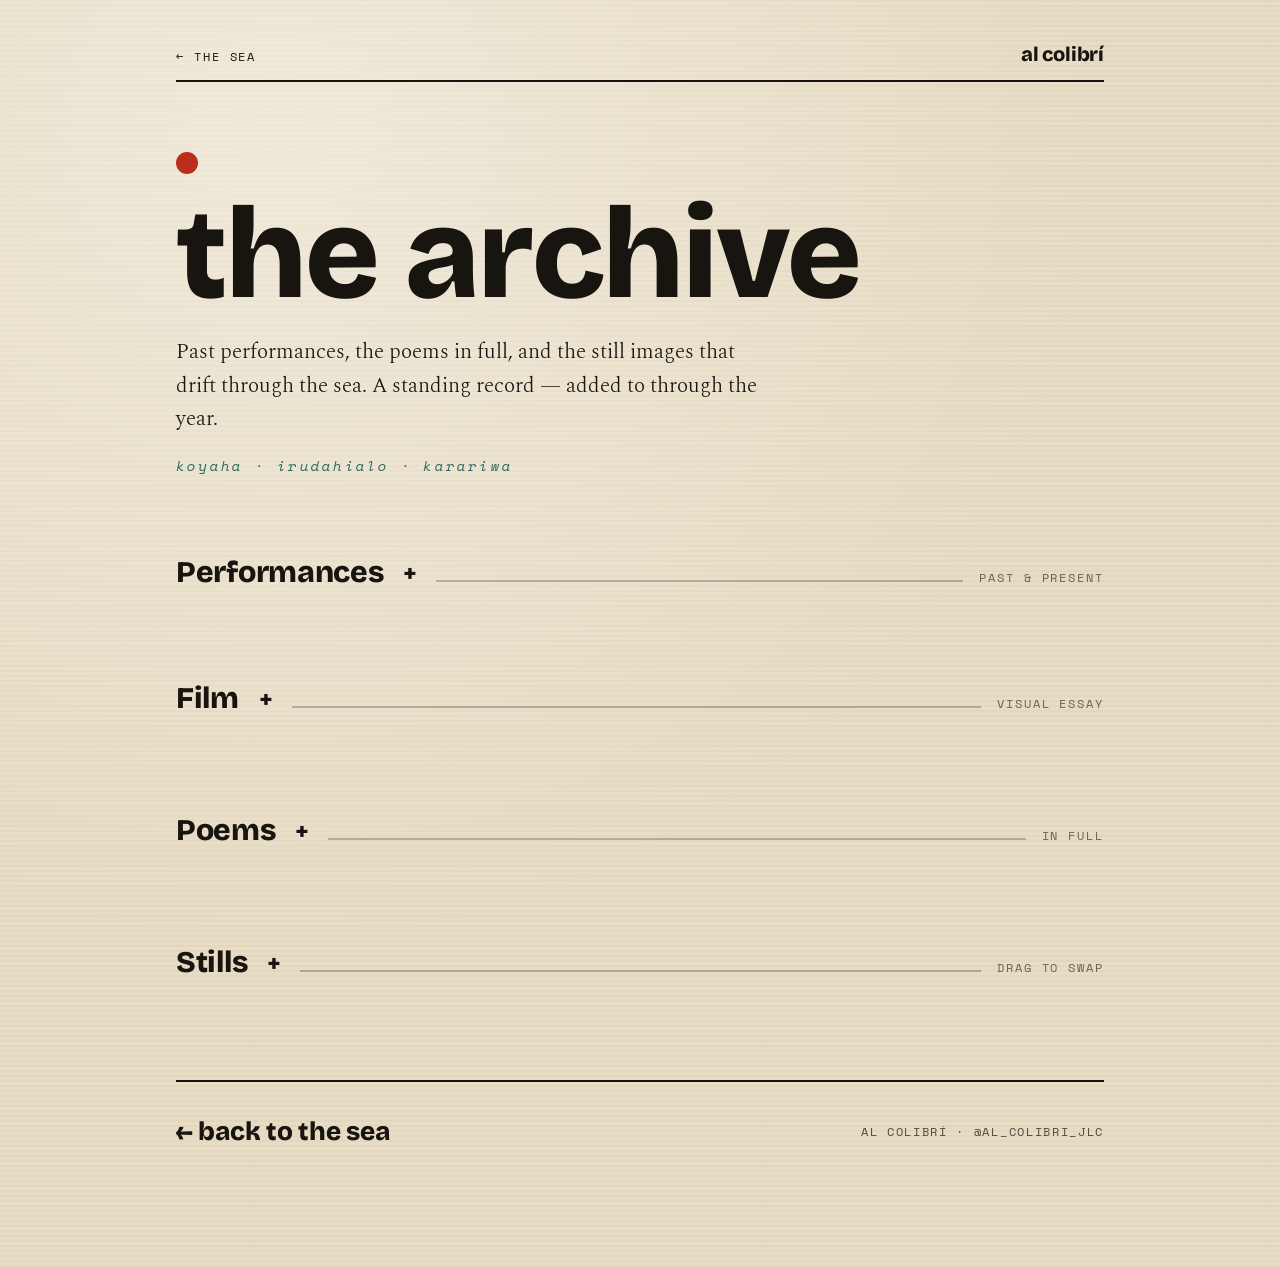
<file: Archive.dc.html>
<!DOCTYPE html>
<html lang="en">
<head>
<meta charset="utf-8">
<title>Redirecting…</title>
<link rel="canonical" href="https://alcolibri.com/archive.html">
<meta http-equiv="refresh" content="0; url=archive.html">
<script>location.replace('archive.html'+(location.hash||''))</script>
</head>
<body>
<p>Redirecting to <a href="archive.html">the archive</a>…</p>
</body>
</html>
</file>
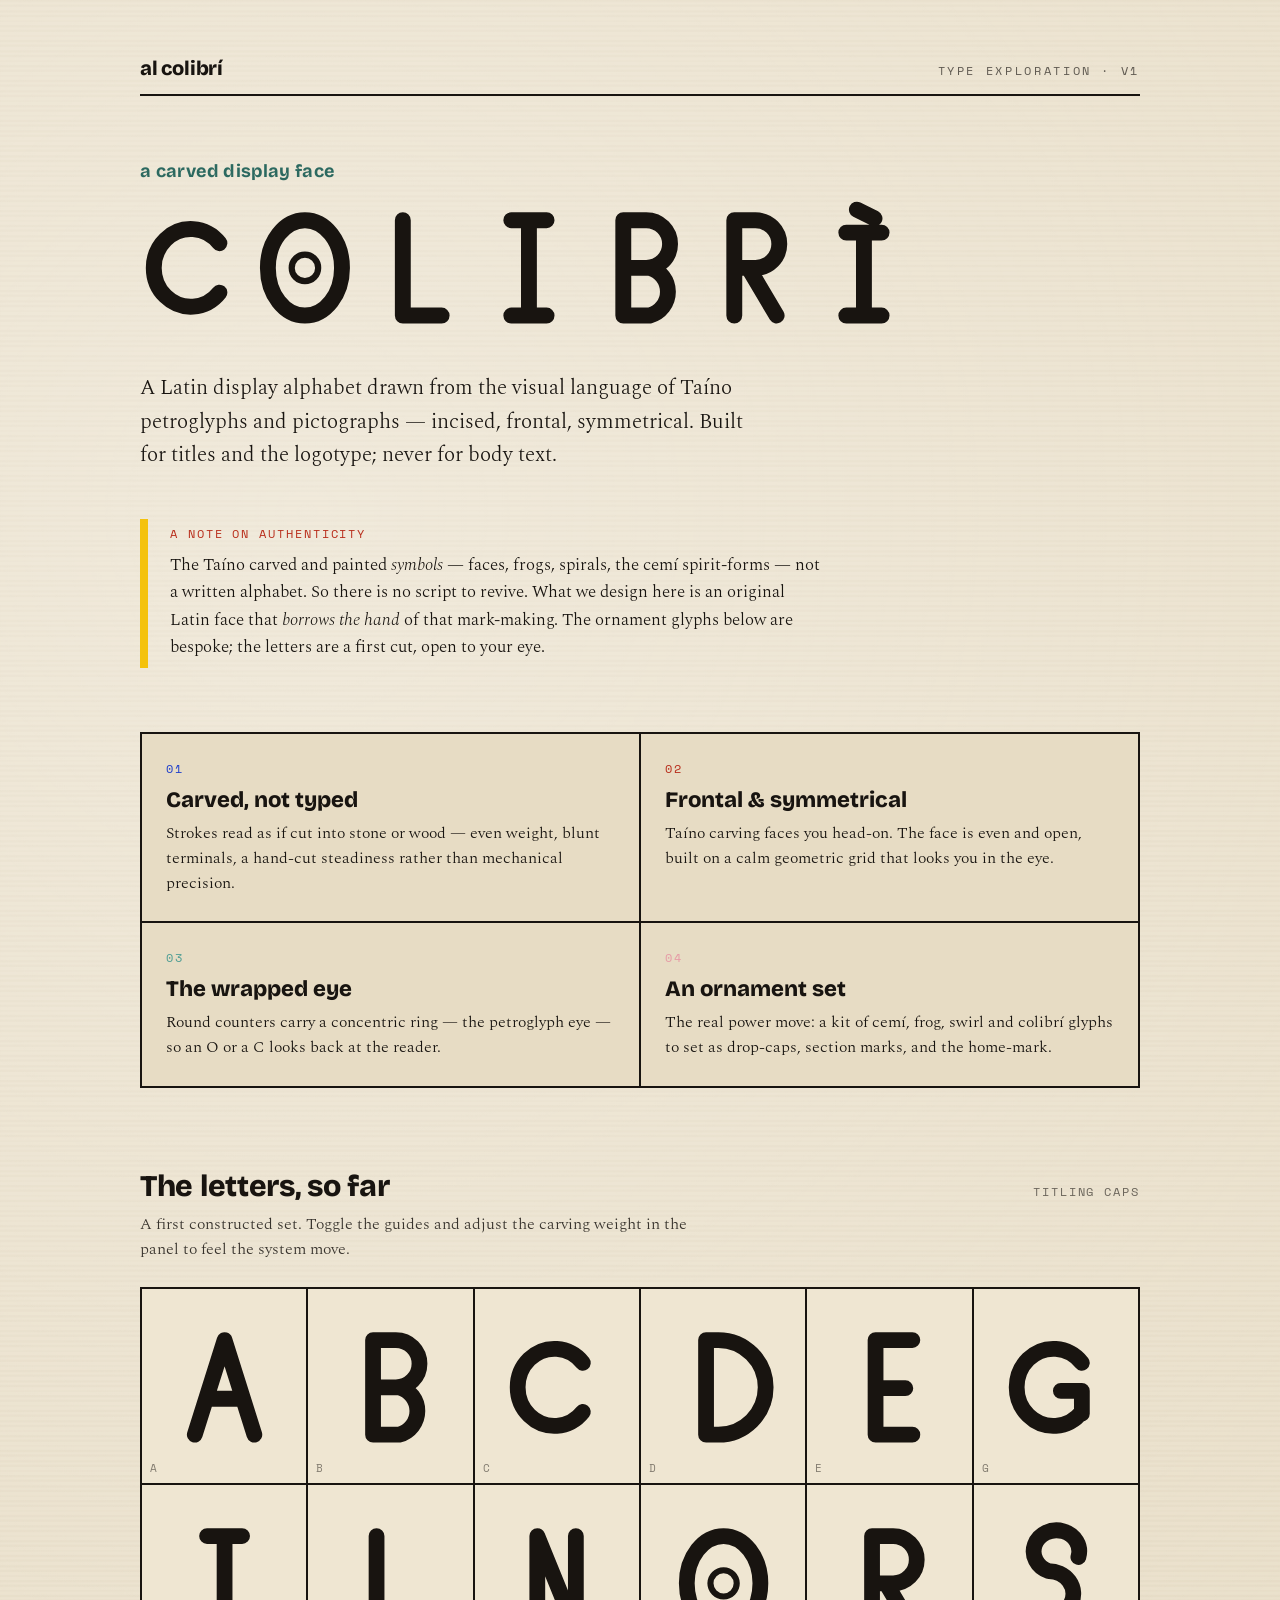
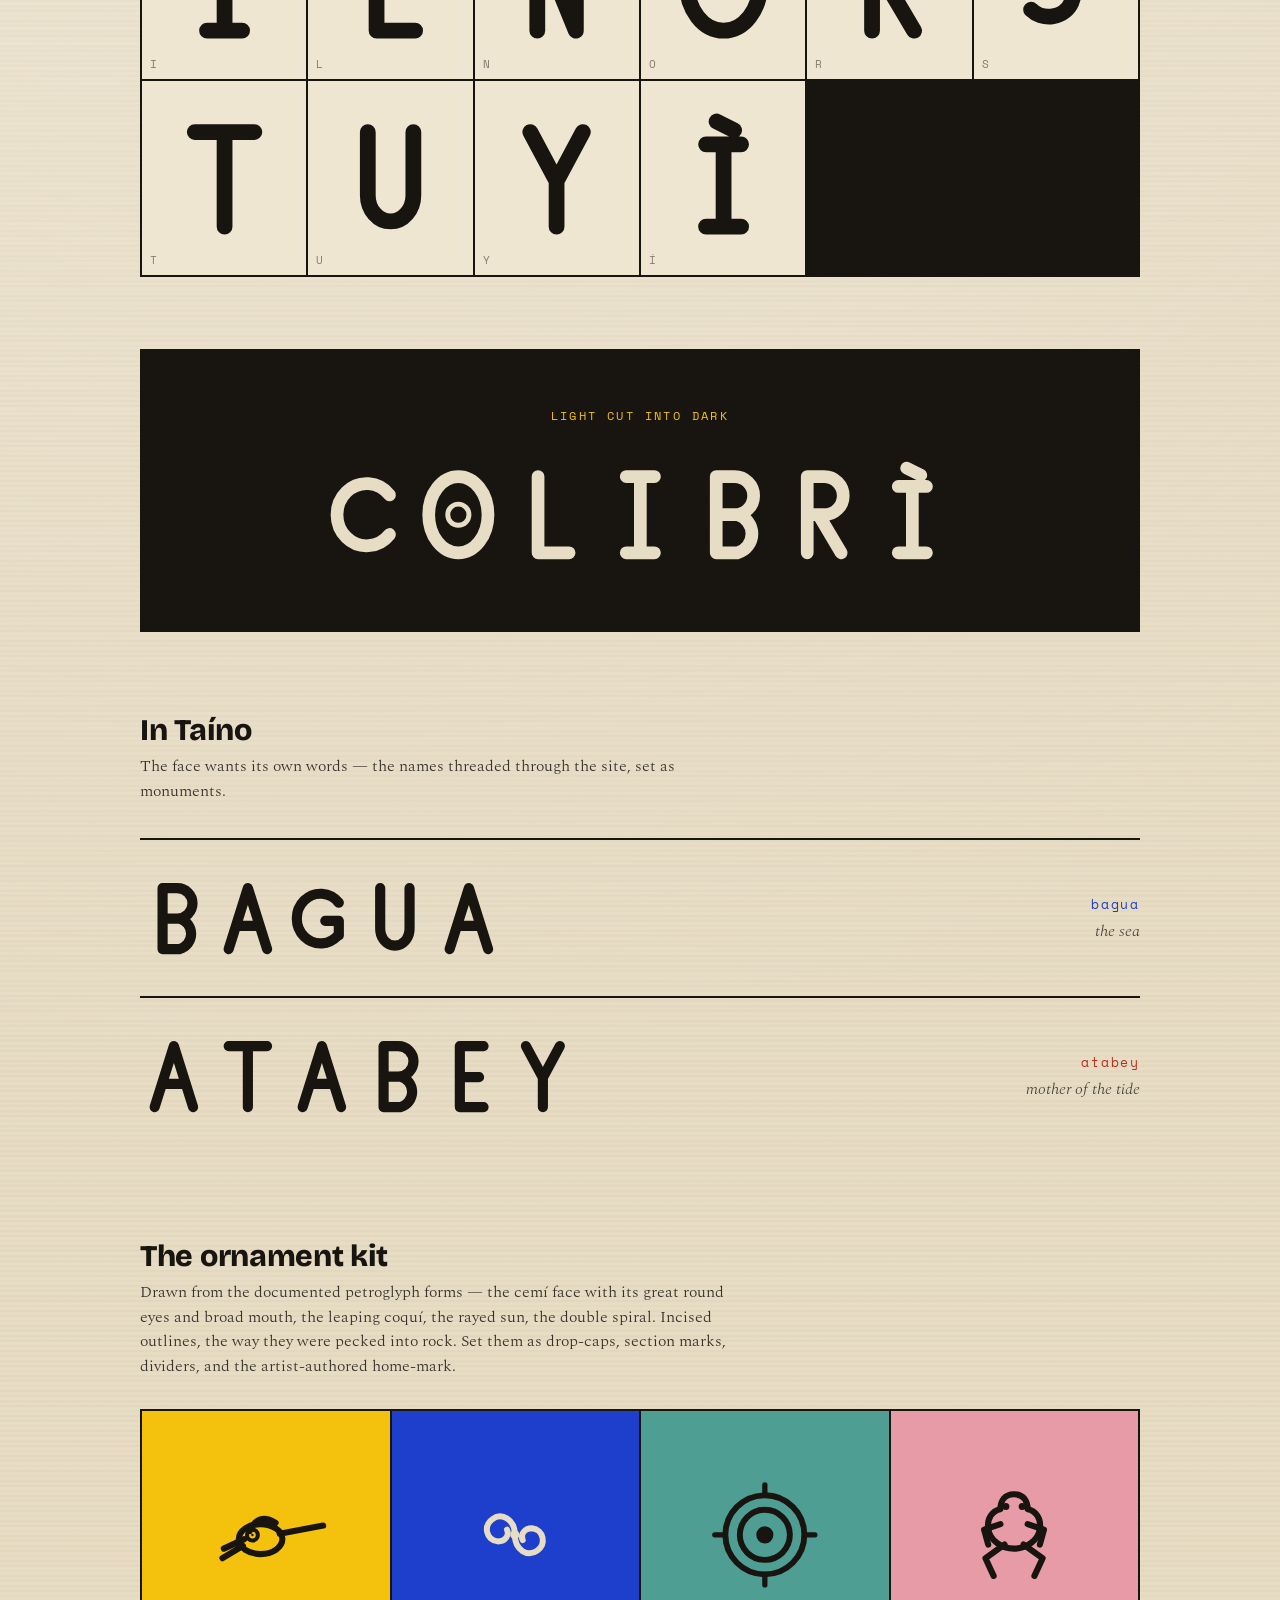
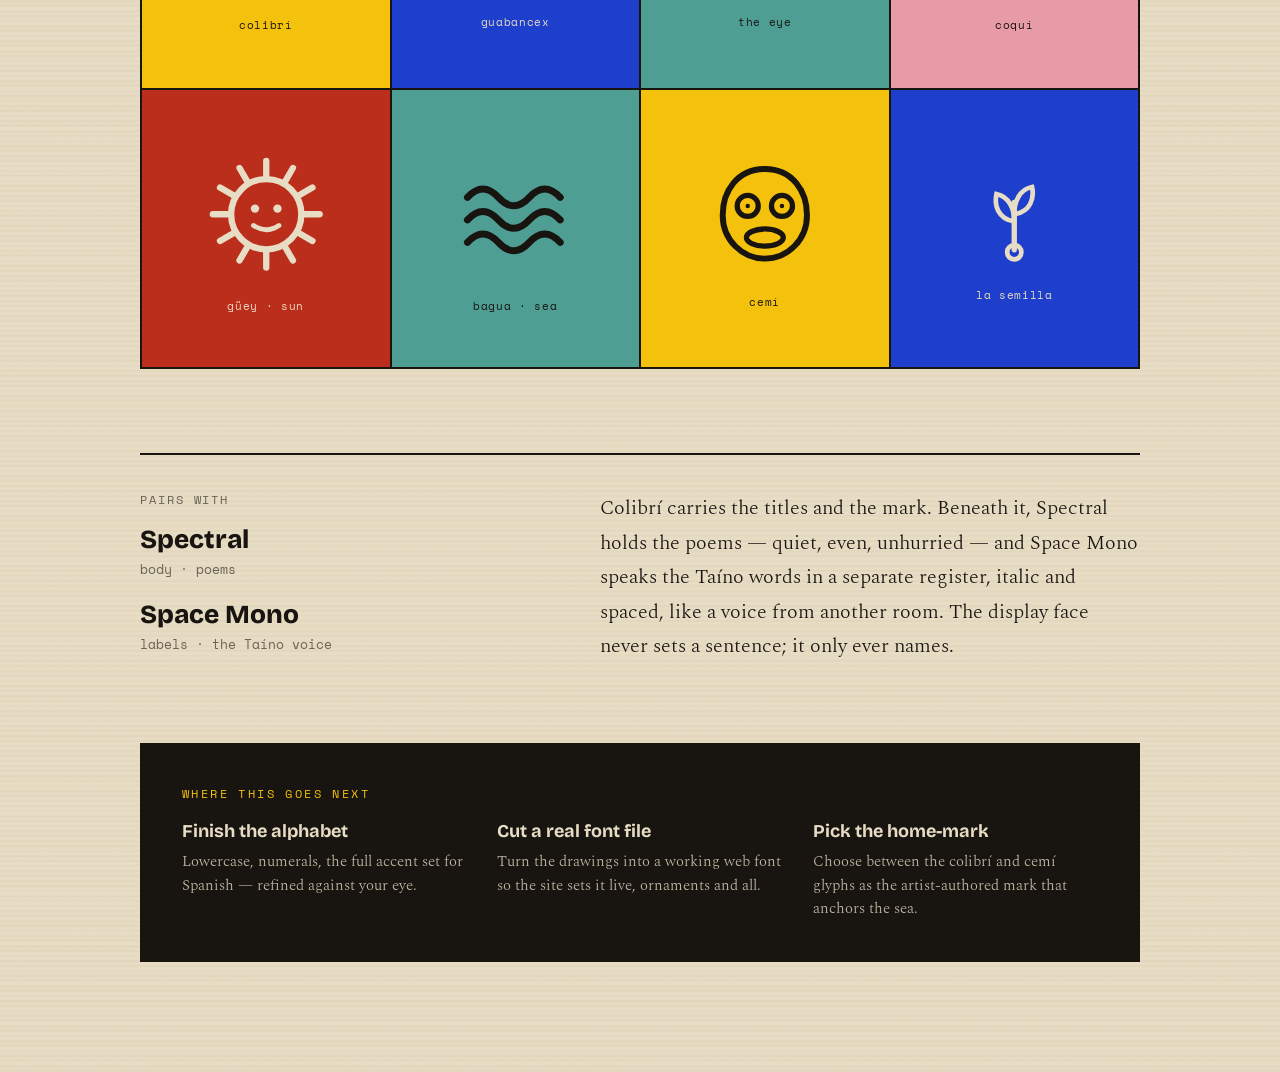
<file: Colibrí - Type Exploration.dc.html>
<!DOCTYPE html>
<html lang="en">
<head>
<meta charset="utf-8">
<title>Redirecting…</title>
<link rel="canonical" href="https://alcolibri.com/type-exploration.html">
<meta http-equiv="refresh" content="0; url=type-exploration.html">
<script>location.replace('type-exploration.html')</script>
</head>
<body>
<p>Redirecting to <a href="type-exploration.html">type exploration</a>…</p>
</body>
</html>
</file>
